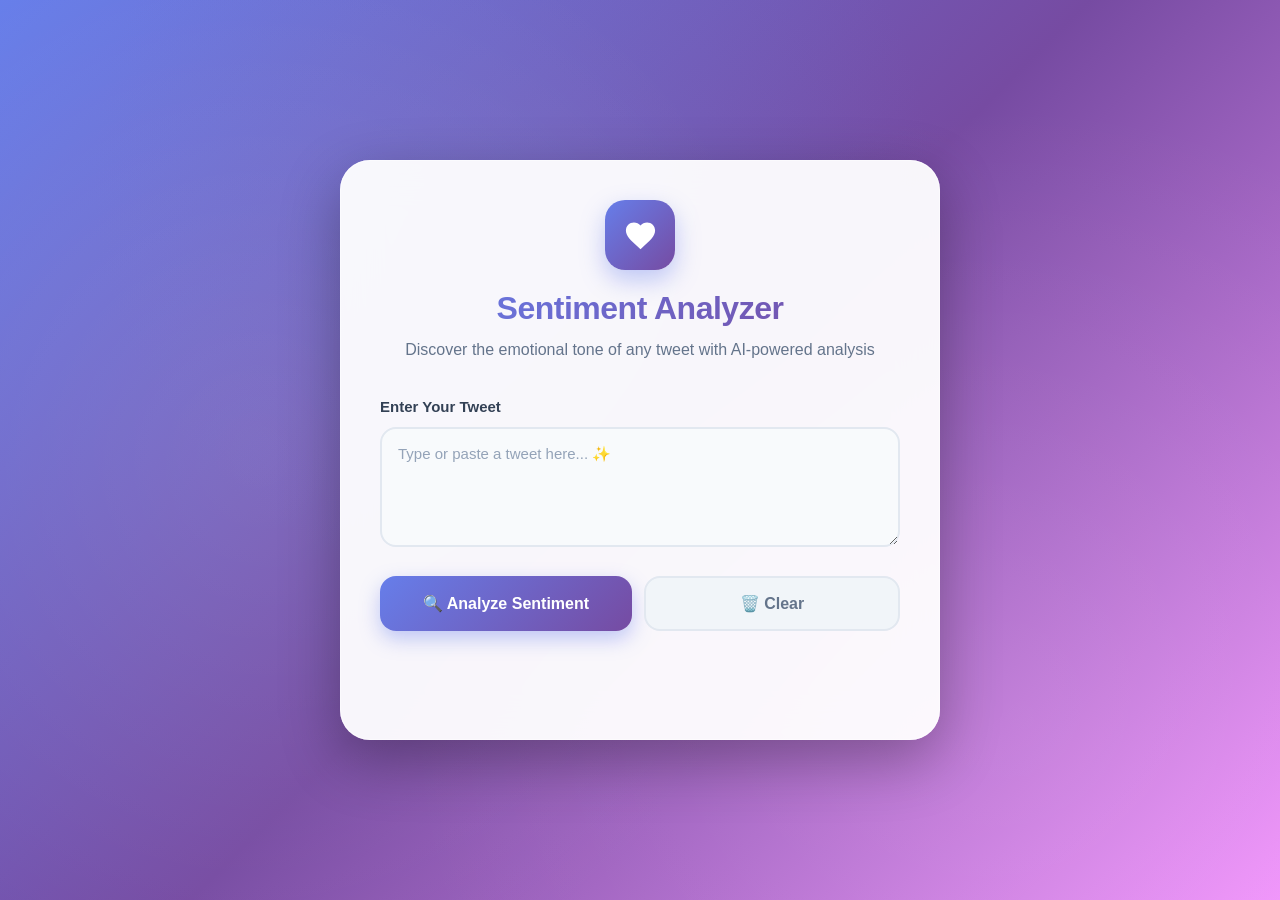
<file: templates/index.html>
<!-- FILE 1: templates/index.html -->
<!DOCTYPE html>
<html lang="en">
<head>
    <meta charset="UTF-8">
    <meta name="viewport" content="width=device-width, initial-scale=1.0">
    <title>Twitter Sentiment Analysis</title>
    <style>
        * {
            margin: 0;
            padding: 0;
            box-sizing: border-box;
            font-family: 'Inter', -apple-system, BlinkMacSystemFont, 'Segoe UI', sans-serif;
        }

        body {
            min-height: 100vh;
            background: linear-gradient(135deg, #667eea 0%, #764ba2 50%, #f093fb 100%);
            display: flex;
            align-items: center;
            justify-content: center;
            padding: 20px;
            position: relative;
            overflow-x: hidden;
        }

        /* Animated background particles */
        body::before {
            content: '';
            position: absolute;
            width: 100%;
            height: 100%;
            background: 
                radial-gradient(circle at 20% 50%, rgba(255, 255, 255, 0.1) 0%, transparent 50%),
                radial-gradient(circle at 80% 80%, rgba(255, 255, 255, 0.08) 0%, transparent 50%),
                radial-gradient(circle at 40% 20%, rgba(120, 119, 198, 0.3) 0%, transparent 40%);
            animation: float 20s ease-in-out infinite;
        }

        @keyframes float {
            0%, 100% { transform: translateY(0px); }
            50% { transform: translateY(-20px); }
        }

        .container {
            position: relative;
            z-index: 1;
            width: 100%;
            max-width: 600px;
            background: rgba(255, 255, 255, 0.95);
            backdrop-filter: blur(20px);
            border-radius: 30px;
            padding: 40px;
            box-shadow: 
                0 20px 60px rgba(0, 0, 0, 0.3),
                0 0 0 1px rgba(255, 255, 255, 0.5) inset;
            animation: slideUp 0.6s ease-out;
        }

        @keyframes slideUp {
            from {
                opacity: 0;
                transform: translateY(30px);
            }
            to {
                opacity: 1;
                transform: translateY(0);
            }
        }

        .header {
            text-align: center;
            margin-bottom: 35px;
        }

        .icon-wrapper {
            width: 70px;
            height: 70px;
            margin: 0 auto 20px;
            background: linear-gradient(135deg, #667eea, #764ba2);
            border-radius: 20px;
            display: flex;
            align-items: center;
            justify-content: center;
            box-shadow: 0 10px 25px rgba(102, 126, 234, 0.4);
            animation: bounce 2s ease-in-out infinite;
        }

        @keyframes bounce {
            0%, 100% { transform: translateY(0); }
            50% { transform: translateY(-10px); }
        }

        .icon-wrapper svg {
            width: 35px;
            height: 35px;
            fill: white;
        }

        h1 {
            font-size: 32px;
            font-weight: 800;
            background: linear-gradient(135deg, #667eea, #764ba2);
            -webkit-background-clip: text;
            -webkit-text-fill-color: transparent;
            background-clip: text;
            margin-bottom: 10px;
            letter-spacing: -0.5px;
        }

        .description {
            color: #64748b;
            font-size: 16px;
            line-height: 1.6;
        }

        .input-section {
            margin-bottom: 25px;
        }

        label {
            display: block;
            color: #334155;
            font-weight: 600;
            margin-bottom: 12px;
            font-size: 15px;
        }

        textarea {
            width: 100%;
            min-height: 120px;
            padding: 16px;
            border: 2px solid #e2e8f0;
            border-radius: 16px;
            font-size: 15px;
            color: #1e293b;
            background: #f8fafc;
            resize: vertical;
            transition: all 0.3s ease;
            font-family: inherit;
        }

        textarea:focus {
            outline: none;
            border-color: #667eea;
            background: white;
            box-shadow: 0 0 0 4px rgba(102, 126, 234, 0.1);
        }

        textarea::placeholder {
            color: #94a3b8;
        }

        .btn-container {
            display: flex;
            gap: 12px;
            margin-bottom: 25px;
        }

        button {
            flex: 1;
            padding: 16px;
            border: none;
            border-radius: 16px;
            font-size: 16px;
            font-weight: 700;
            cursor: pointer;
            transition: all 0.3s ease;
            position: relative;
            overflow: hidden;
        }

        .analyze-btn {
            background: linear-gradient(135deg, #667eea, #764ba2);
            color: white;
            box-shadow: 0 8px 20px rgba(102, 126, 234, 0.4);
        }

        .analyze-btn:hover {
            transform: translateY(-2px);
            box-shadow: 0 12px 25px rgba(102, 126, 234, 0.5);
        }

        .analyze-btn:active {
            transform: translateY(0);
        }

        .clear-btn {
            background: #f1f5f9;
            color: #64748b;
            border: 2px solid #e2e8f0;
        }

        .clear-btn:hover {
            background: #e2e8f0;
            color: #475569;
        }

        .status {
            text-align: center;
            color: #667eea;
            font-weight: 600;
            font-size: 15px;
            margin-bottom: 20px;
            min-height: 24px;
            display: flex;
            align-items: center;
            justify-content: center;
            gap: 8px;
        }

        .spinner {
            width: 18px;
            height: 18px;
            border: 3px solid #e2e8f0;
            border-top-color: #667eea;
            border-radius: 50%;
            animation: spin 0.8s linear infinite;
        }

        @keyframes spin {
            to { transform: rotate(360deg); }
        }

        .result {
            background: linear-gradient(135deg, #f8fafc, #f1f5f9);
            border-radius: 20px;
            padding: 25px;
            border: 2px solid #e2e8f0;
            animation: fadeIn 0.5s ease-out;
        }

        @keyframes fadeIn {
            from {
                opacity: 0;
                transform: scale(0.95);
            }
            to {
                opacity: 1;
                transform: scale(1);
            }
        }

        .result-item {
            margin-bottom: 20px;
        }

        .result-item:last-child {
            margin-bottom: 0;
        }

        .result-label {
            font-size: 13px;
            font-weight: 700;
            color: #64748b;
            text-transform: uppercase;
            letter-spacing: 0.5px;
            margin-bottom: 8px;
        }

        .result-value {
            font-size: 16px;
            color: #1e293b;
            line-height: 1.6;
        }

        .sentiment-badge {
            display: inline-flex;
            align-items: center;
            gap: 8px;
            padding: 10px 18px;
            border-radius: 12px;
            font-weight: 700;
            font-size: 16px;
            text-transform: uppercase;
            letter-spacing: 0.5px;
        }

        .positive {
            background: linear-gradient(135deg, #10b981, #059669);
            color: white;
            box-shadow: 0 6px 20px rgba(16, 185, 129, 0.3);
        }

        .negative {
            background: linear-gradient(135deg, #f59e0b, #d97706);
            color: white;
            box-shadow: 0 6px 20px rgba(245, 158, 11, 0.3);
        }

        .confidence-bar {
            margin-top: 8px;
            height: 8px;
            background: #e2e8f0;
            border-radius: 10px;
            overflow: hidden;
            position: relative;
        }

        .confidence-fill {
            height: 100%;
            background: linear-gradient(90deg, #667eea, #764ba2);
            border-radius: 10px;
            transition: width 1s ease-out;
            position: relative;
            overflow: hidden;
        }

        .confidence-fill::after {
            content: '';
            position: absolute;
            top: 0;
            left: -100%;
            width: 100%;
            height: 100%;
            background: linear-gradient(90deg, transparent, rgba(255, 255, 255, 0.3), transparent);
            animation: shimmer 2s infinite;
        }

        @keyframes shimmer {
            to { left: 100%; }
        }

        .confidence-text {
            display: flex;
            justify-content: space-between;
            margin-top: 6px;
            font-size: 14px;
            color: #64748b;
            font-weight: 600;
        }

        /* Mobile Responsive */
        @media (max-width: 640px) {
            .container {
                padding: 25px;
                border-radius: 25px;
            }

            h1 {
                font-size: 26px;
            }

            .description {
                font-size: 14px;
            }

            .icon-wrapper {
                width: 60px;
                height: 60px;
            }

            .icon-wrapper svg {
                width: 30px;
                height: 30px;
            }

            textarea {
                min-height: 100px;
                font-size: 14px;
            }

            button {
                padding: 14px;
                font-size: 15px;
            }

            .btn-container {
                flex-direction: column;
            }
        }
    </style>
</head>
<body>
    <div class="container">
        <div class="header">
            <div class="icon-wrapper">
                <svg viewBox="0 0 24 24" xmlns="http://www.w3.org/2000/svg">
                    <path d="M12 21.35l-1.45-1.32C5.4 15.36 2 12.28 2 8.5 2 5.42 4.42 3 7.5 3c1.74 0 3.41.81 4.5 2.09C13.09 3.81 14.76 3 16.5 3 19.58 3 22 5.42 22 8.5c0 3.78-3.4 6.86-8.55 11.54L12 21.35z"/>
                </svg>
            </div>
            <h1>Sentiment Analyzer</h1>
            <p class="description">Discover the emotional tone of any tweet with AI-powered analysis</p>
        </div>

        <div class="input-section">
            <label for="tweetInput">Enter Your Tweet</label>
            <textarea 
                id="tweetInput" 
                placeholder="Type or paste a tweet here... ✨"
            ></textarea>
        </div>

        <div class="btn-container">
            <button class="analyze-btn" onclick="analyzeTweet()">
                🔍 Analyze Sentiment
            </button>
            <button class="clear-btn" onclick="clearInput()">
                🗑️ Clear
            </button>
        </div>

        <div id="status" class="status"></div>
        <div id="result"></div>
    </div>

    <script>
        function analyzeTweet() {
            const tweet = document.getElementById("tweetInput").value.trim();
            const status = document.getElementById("status");
            const result = document.getElementById("result");

            if (tweet === "") {
                alert("⚠️ Please enter a tweet first!");
                return;
            }

            status.innerHTML = '<div class="spinner"></div> Analyzing sentiment...';
            result.innerHTML = "";

            // Create form and submit to get redirect
            const form = document.createElement('form');
            form.method = 'POST';
            form.action = '/analyze';
            
            const input = document.createElement('input');
            input.type = 'hidden';
            input.name = 'tweet';
            input.value = tweet;
            
            form.appendChild(input);
            document.body.appendChild(form);
            form.submit();
        }

        function clearInput() {
            document.getElementById("tweetInput").value = "";
            document.getElementById("status").innerHTML = "";
            document.getElementById("result").innerHTML = "";
        }

        // Allow Enter key to submit (with Shift+Enter for new line)
        document.getElementById("tweetInput").addEventListener("keydown", function(e) {
            if (e.key === "Enter" && !e.shiftKey) {
                e.preventDefault();
                analyzeTweet();
            }
        });
    </script>
</body>
</html>
</file>
